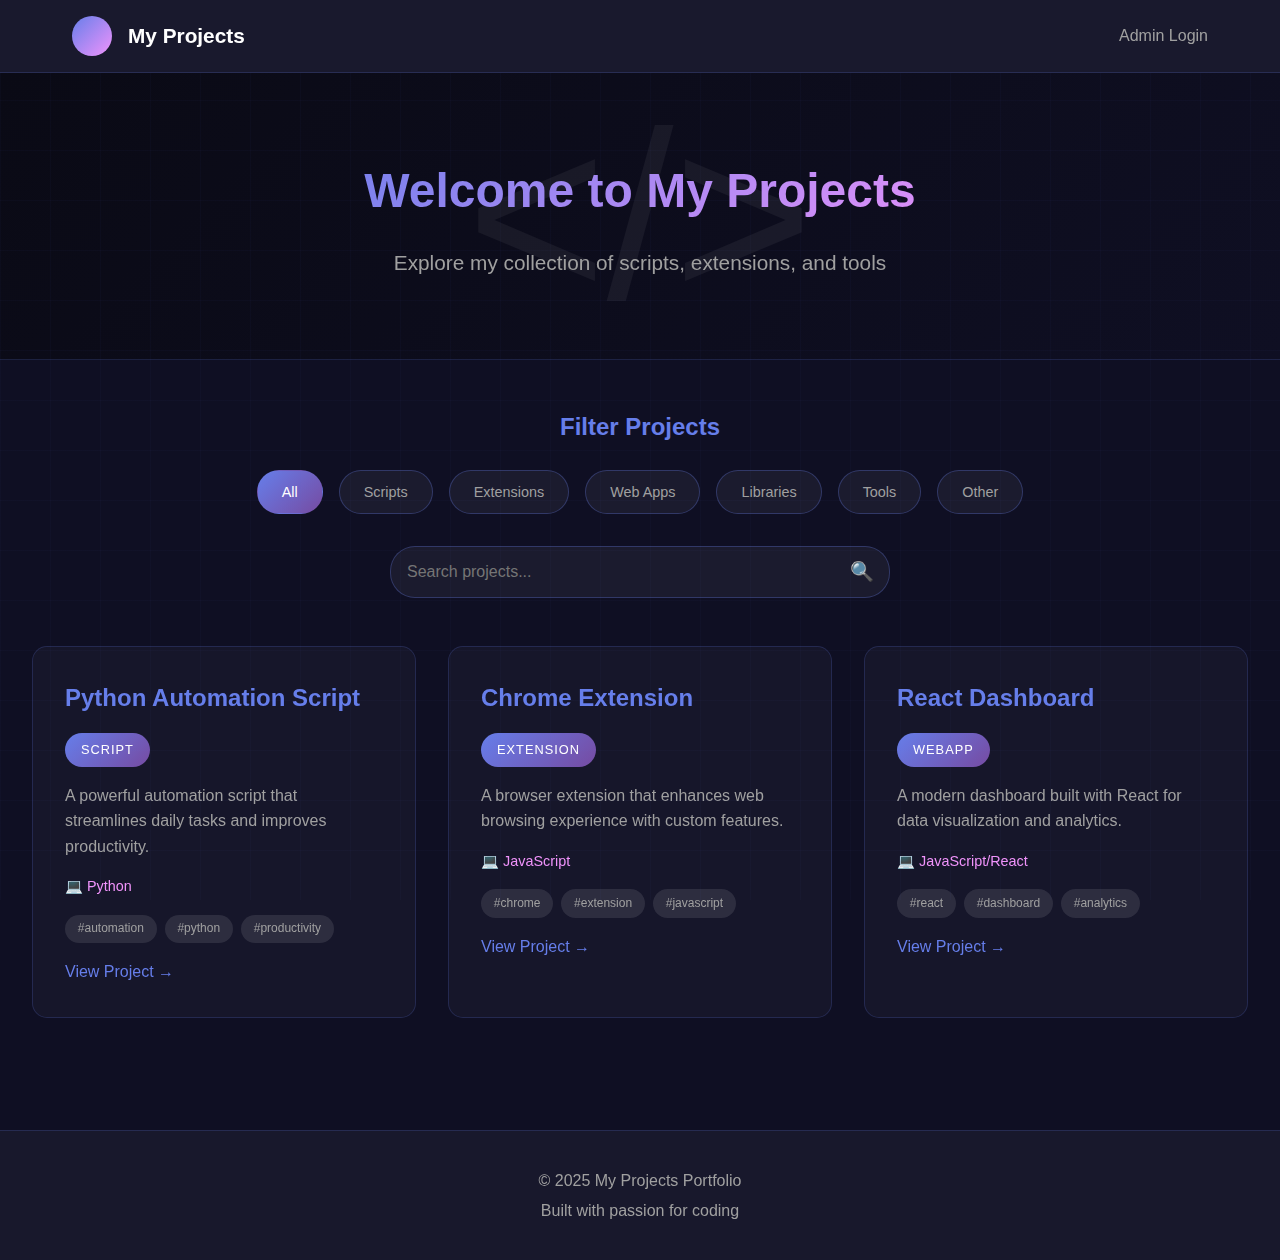
<file: index.html>
<!DOCTYPE html>
<html lang="en">
<head>
    <meta charset="UTF-8">
    <meta name="viewport" content="width=device-width, initial-scale=1.0">
    <title>My Projects - Portfolio</title>
    <link rel="stylesheet" href="style.css">
</head>
<body class="projects-page">
    <nav class="navbar">
        <div class="nav-container">
            <div class="nav-brand">
                <div class="logo-small"></div>
                <span>My Projects</span>
            </div>
            <div class="nav-menu">
                <a href="login.html" class="nav-link admin-link">Admin Login</a>
            </div>
        </div>
    </nav>
    
    <div class="hero-section">
        <div class="hero-content">
            <h1 class="hero-title">Welcome to My Projects</h1>
            <p class="hero-subtitle">Explore my collection of scripts, extensions, and tools</p>
        </div>
        <div class="hero-animation">
            <div class="code-symbol">&lt;/&gt;</div>
        </div>
    </div>
    
    <div class="projects-container">
        <div class="filter-section">
            <h2>Filter Projects</h2>
            <div class="filter-buttons">
                <button class="filter-btn active" data-filter="all">All</button>
                <button class="filter-btn" data-filter="script">Scripts</button>
                <button class="filter-btn" data-filter="extension">Extensions</button>
                <button class="filter-btn" data-filter="webapp">Web Apps</button>
                <button class="filter-btn" data-filter="library">Libraries</button>
                <button class="filter-btn" data-filter="tool">Tools</button>
                <button class="filter-btn" data-filter="other">Other</button>
            </div>
            
            <div class="search-box">
                <input type="text" id="searchInput" placeholder="Search projects...">
                <div class="search-icon">🔍</div>
            </div>
        </div>
        
        <div id="projectsGrid" class="projects-grid">
            <!-- Projects will be dynamically loaded here -->
        </div>
        
        <div id="noProjects" class="no-projects" style="display: none;">
            <div class="empty-state">
                <div class="empty-icon">📁</div>
                <h3>No projects found</h3>
                <p>Try adjusting your filters or search terms</p>
            </div>
        </div>
    </div>
    
    <footer class="footer">
        <div class="footer-content">
            <p>&copy; 2025 My Projects Portfolio</p>
            <p>Built with passion for coding</p>
        </div>
    </footer>
    
    <div class="background-grid"></div>
    
    <script src="projects.js"></script>
</body>
</html>
</file>
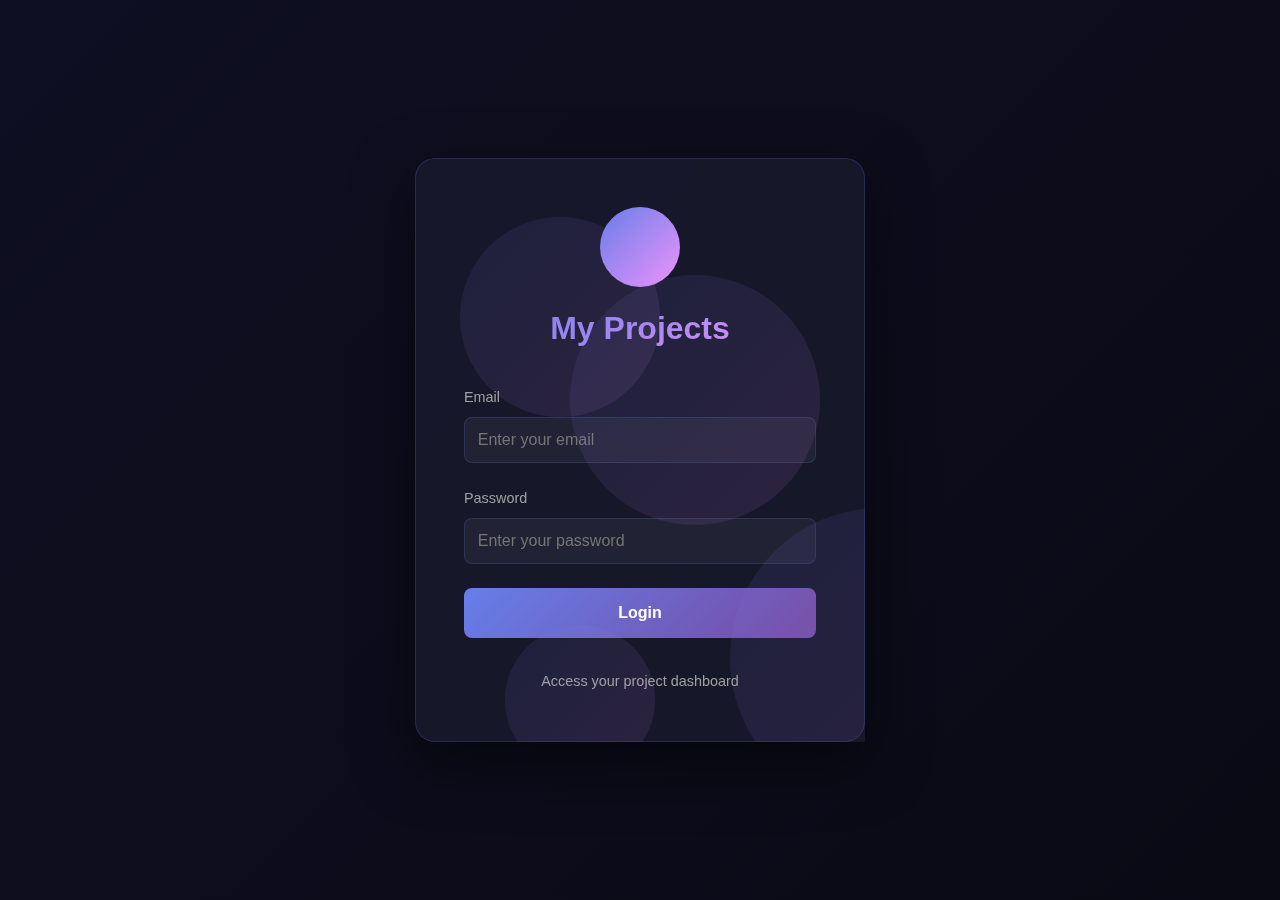
<file: dashboard.html>
<!DOCTYPE html>
<html lang="en">
<head>
    <meta charset="UTF-8">
    <meta name="viewport" content="width=device-width, initial-scale=1.0">
    <title>Admin Dashboard - My Projects</title>
    <link rel="stylesheet" href="style.css">
</head>
<body class="dashboard-page">
    <nav class="navbar">
        <div class="nav-container">
            <div class="nav-brand">
                <div class="logo-small"></div>
                <span>My Projects Dashboard</span>
            </div>
            <div class="nav-menu">
                <a href="projects.html" class="nav-link">View Projects</a>
                <button id="logoutBtn" class="btn-logout">Logout</button>
            </div>
        </div>
    </nav>
    
    <div class="dashboard-container">
        <div class="dashboard-header">
            <h1 class="fade-in">Add New Project</h1>
            <p class="fade-in-delay">Manage your scripts, extensions, and other projects</p>
        </div>
        
        <div class="dashboard-content">
            <div class="project-form-container">
                <form id="projectForm" class="project-form">
                    <div class="form-row">
                        <div class="form-group">
                            <label for="projectName">Project Name</label>
                            <input type="text" id="projectName" name="projectName" required placeholder="Enter project name">
                            <div class="input-underline"></div>
                        </div>
                        
                        <div class="form-group">
                            <label for="projectType">Project Type</label>
                            <select id="projectType" name="projectType" required>
                                <option value="">Select type</option>
                                <option value="script">Script</option>
                                <option value="extension">Extension</option>
                                <option value="webapp">Web App</option>
                                <option value="library">Library</option>
                                <option value="tool">Tool</option>
                                <option value="other">Other</option>
                            </select>
                            <div class="input-underline"></div>
                        </div>
                    </div>
                    
                    <div class="form-group">
                        <label for="projectDescription">Description</label>
                        <textarea id="projectDescription" name="projectDescription" rows="4" required placeholder="Describe your project"></textarea>
                        <div class="input-underline"></div>
                    </div>
                    
                    <div class="form-row">
                        <div class="form-group">
                            <label for="projectLanguage">Primary Language</label>
                            <input type="text" id="projectLanguage" name="projectLanguage" placeholder="e.g., Python, JavaScript">
                            <div class="input-underline"></div>
                        </div>
                        
                        <div class="form-group">
                            <label for="projectUrl">URL/Repository</label>
                            <input type="url" id="projectUrl" name="projectUrl" placeholder="https://github.com/...">
                            <div class="input-underline"></div>
                        </div>
                    </div>
                    
                    <div class="form-group">
                        <label for="projectTags">Tags (comma-separated)</label>
                        <input type="text" id="projectTags" name="projectTags" placeholder="automation, productivity, tools">
                        <div class="input-underline"></div>
                    </div>
                    
                    <div id="formMessage" class="form-message"></div>
                    
                    <div class="form-actions">
                        <button type="submit" class="btn-primary">
                            <span>Add Project</span>
                            <div class="btn-animation"></div>
                        </button>
                        <button type="reset" class="btn-secondary">Clear Form</button>
                    </div>
                </form>
            </div>
            
            <div class="projects-list-container">
                <h2>Current Projects</h2>
                <div id="projectsList" class="projects-list"></div>
            </div>
        </div>
    </div>
    
    <div class="background-particles">
        <div class="particle"></div>
        <div class="particle"></div>
        <div class="particle"></div>
        <div class="particle"></div>
        <div class="particle"></div>
    </div>
    
    <script src="auth.js"></script>
    <script src="dashboard.js"></script>
</body>
</html>
</file>
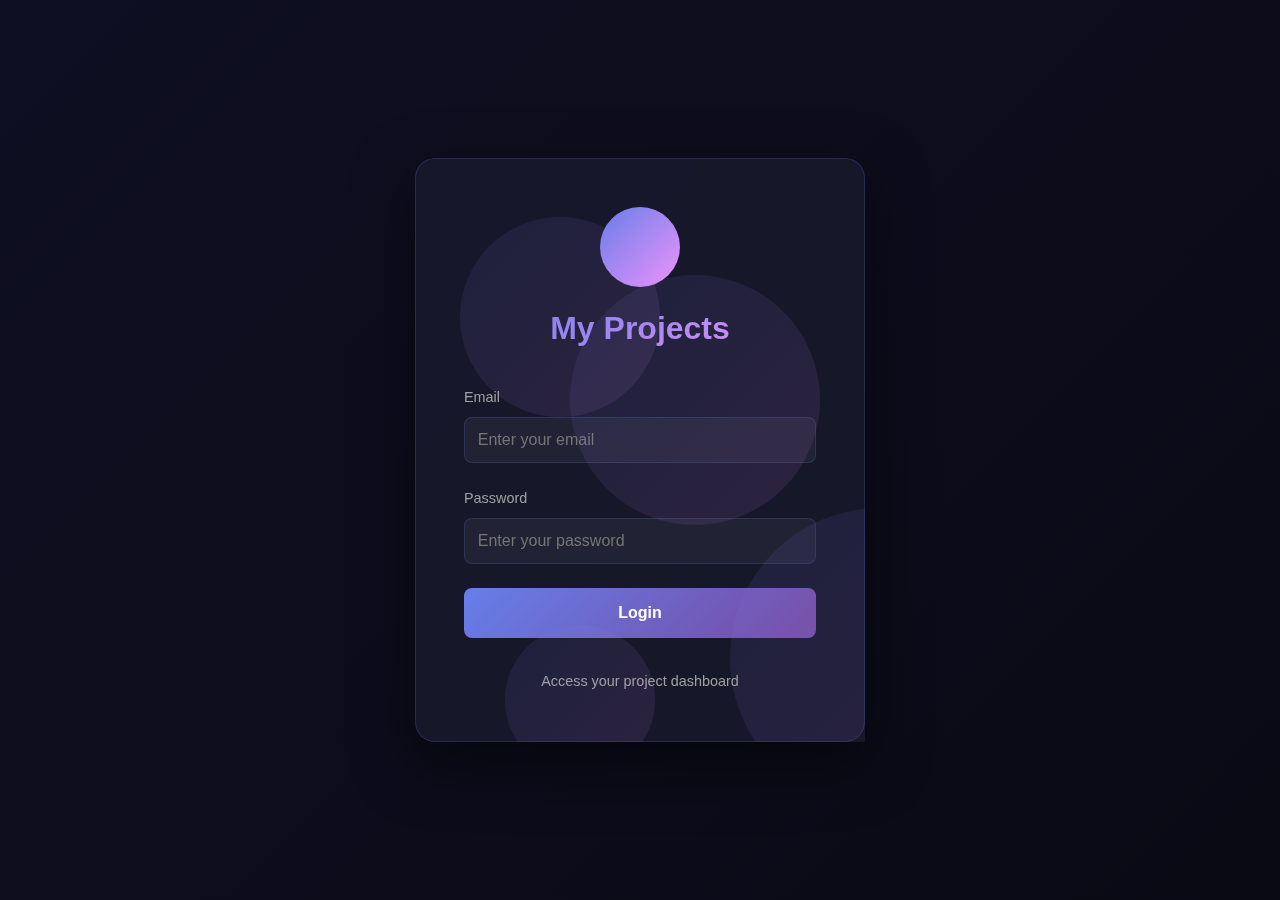
<file: login.html>
<!DOCTYPE html>
<html lang="en">
<head>
    <meta charset="UTF-8">
    <meta name="viewport" content="width=device-width, initial-scale=1.0">
    <title>Login - My Projects</title>
    <link rel="stylesheet" href="style.css">
</head>
<body class="login-page">
    <div class="login-container">
        <div class="login-box">
            <div class="logo-container">
                <div class="logo-circle"></div>
                <h1>My Projects</h1>
            </div>
            
            <form id="loginForm" class="login-form">
                <div class="form-group">
                    <label for="email">Email</label>
                    <input type="email" id="email" name="email" required placeholder="Enter your email">
                    <div class="input-underline"></div>
                </div>
                
                <div class="form-group">
                    <label for="password">Password</label>
                    <input type="password" id="password" name="password" required placeholder="Enter your password">
                    <div class="input-underline"></div>
                </div>
                
                <div id="errorMessage" class="error-message"></div>
                
                <button type="submit" class="btn-login">
                    <span>Login</span>
                    <div class="btn-animation"></div>
                </button>
            </form>
            
            <div class="login-footer">
                <p>Access your project dashboard</p>
            </div>
        </div>
        
        <div class="background-animation">
            <div class="floating-shape shape-1"></div>
            <div class="floating-shape shape-2"></div>
            <div class="floating-shape shape-3"></div>
            <div class="floating-shape shape-4"></div>
        </div>
    </div>
    
    <script src="auth.js"></script>
</body>
</html>
</file>
<file: style.css>
/* ===== CSS RESET & BASE STYLES ===== */
* {
    margin: 0;
    padding: 0;
    box-sizing: border-box;
}

:root {
    --primary-color: #667eea;
    --secondary-color: #764ba2;
    --accent-color: #f093fb;
    --dark-bg: #0f0f23;
    --darker-bg: #0a0a15;
    --card-bg: #1a1a2e;
    --text-primary: #ffffff;
    --text-secondary: #a0a0a0;
    --success-color: #00d4aa;
    --error-color: #ff6b6b;
    --transition-speed: 0.3s;
}

body {
    font-family: 'Segoe UI', Tahoma, Geneva, Verdana, sans-serif;
    line-height: 1.6;
    color: var(--text-primary);
    background: var(--dark-bg);
    overflow-x: hidden;
}

/* ===== ANIMATIONS ===== */
@keyframes fadeIn {
    from {
        opacity: 0;
        transform: translateY(20px);
    }
    to {
        opacity: 1;
        transform: translateY(0);
    }
}

@keyframes slideInLeft {
    from {
        opacity: 0;
        transform: translateX(-50px);
    }
    to {
        opacity: 1;
        transform: translateX(0);
    }
}

@keyframes slideInRight {
    from {
        opacity: 0;
        transform: translateX(50px);
    }
    to {
        opacity: 1;
        transform: translateX(0);
    }
}

@keyframes pulse {
    0%, 100% {
        transform: scale(1);
    }
    50% {
        transform: scale(1.05);
    }
}

@keyframes glow {
    0%, 100% {
        box-shadow: 0 0 20px rgba(102, 126, 234, 0.5);
    }
    50% {
        box-shadow: 0 0 40px rgba(102, 126, 234, 0.8);
    }
}

@keyframes float {
    0%, 100% {
        transform: translateY(0px);
    }
    50% {
        transform: translateY(-20px);
    }
}

@keyframes rotate {
    from {
        transform: rotate(0deg);
    }
    to {
        transform: rotate(360deg);
    }
}

@keyframes shimmer {
    0% {
        background-position: -1000px 0;
    }
    100% {
        background-position: 1000px 0;
    }
}

@keyframes gradient {
    0% {
        background-position: 0% 50%;
    }
    50% {
        background-position: 100% 50%;
    }
    100% {
        background-position: 0% 50%;
    }
}

.fade-in {
    animation: fadeIn 0.8s ease-out;
}

.fade-in-delay {
    animation: fadeIn 0.8s ease-out 0.3s both;
}

/* ===== NAVIGATION BAR ===== */
.navbar {
    background: rgba(26, 26, 46, 0.95);
    backdrop-filter: blur(10px);
    padding: 1rem 0;
    position: sticky;
    top: 0;
    z-index: 1000;
    border-bottom: 1px solid rgba(102, 126, 234, 0.2);
    animation: slideInDown 0.5s ease-out;
}

@keyframes slideInDown {
    from {
        transform: translateY(-100%);
    }
    to {
        transform: translateY(0);
    }
}

.nav-container {
    max-width: 1200px;
    margin: 0 auto;
    padding: 0 2rem;
    display: flex;
    justify-content: space-between;
    align-items: center;
}

.nav-brand {
    display: flex;
    align-items: center;
    gap: 1rem;
    font-size: 1.3rem;
    font-weight: bold;
    color: var(--text-primary);
}

.logo-small {
    width: 40px;
    height: 40px;
    background: linear-gradient(135deg, var(--primary-color), var(--accent-color));
    border-radius: 50%;
    animation: pulse 2s infinite;
}

.nav-menu {
    display: flex;
    gap: 2rem;
    align-items: center;
}

.nav-link {
    color: var(--text-secondary);
    text-decoration: none;
    transition: color var(--transition-speed);
    position: relative;
}

.nav-link::after {
    content: '';
    position: absolute;
    bottom: -5px;
    left: 0;
    width: 0;
    height: 2px;
    background: var(--primary-color);
    transition: width var(--transition-speed);
}

.nav-link:hover {
    color: var(--text-primary);
}

.nav-link:hover::after {
    width: 100%;
}

.btn-logout {
    padding: 0.5rem 1.5rem;
    background: linear-gradient(135deg, var(--primary-color), var(--secondary-color));
    color: white;
    border: none;
    border-radius: 25px;
    cursor: pointer;
    transition: transform var(--transition-speed);
}

.btn-logout:hover {
    transform: translateY(-2px);
    box-shadow: 0 5px 15px rgba(102, 126, 234, 0.4);
}

/* ===== LOGIN PAGE ===== */
.login-page {
    height: 100vh;
    display: flex;
    align-items: center;
    justify-content: center;
    background: linear-gradient(135deg, var(--dark-bg) 0%, var(--darker-bg) 100%);
    position: relative;
    overflow: hidden;
}

.login-container {
    position: relative;
    z-index: 1;
}

.login-box {
    background: rgba(26, 26, 46, 0.8);
    backdrop-filter: blur(10px);
    padding: 3rem;
    border-radius: 20px;
    width: 450px;
    box-shadow: 0 20px 60px rgba(0, 0, 0, 0.5);
    border: 1px solid rgba(102, 126, 234, 0.2);
    animation: fadeIn 0.8s ease-out;
}

.logo-container {
    text-align: center;
    margin-bottom: 2rem;
}

.logo-circle {
    width: 80px;
    height: 80px;
    background: linear-gradient(135deg, var(--primary-color), var(--accent-color));
    border-radius: 50%;
    margin: 0 auto 1rem;
    animation: glow 2s infinite;
}

.logo-container h1 {
    font-size: 2rem;
    background: linear-gradient(135deg, var(--primary-color), var(--accent-color));
    -webkit-background-clip: text;
    -webkit-text-fill-color: transparent;
    background-clip: text;
}

.login-form {
    display: flex;
    flex-direction: column;
    gap: 1.5rem;
}

.form-group {
    position: relative;
}

.form-group label {
    display: block;
    margin-bottom: 0.5rem;
    color: var(--text-secondary);
    font-size: 0.9rem;
}

.form-group input,
.form-group textarea,
.form-group select {
    width: 100%;
    padding: 0.8rem;
    background: rgba(255, 255, 255, 0.05);
    border: 1px solid rgba(102, 126, 234, 0.2);
    border-radius: 8px;
    color: var(--text-primary);
    font-size: 1rem;
    transition: all var(--transition-speed);
}

.form-group input:focus,
.form-group textarea:focus,
.form-group select:focus {
    outline: none;
    border-color: var(--primary-color);
    background: rgba(255, 255, 255, 0.08);
}

.input-underline {
    height: 2px;
    width: 0;
    background: linear-gradient(90deg, var(--primary-color), var(--accent-color));
    position: absolute;
    bottom: 0;
    left: 0;
    transition: width var(--transition-speed);
}

.form-group input:focus ~ .input-underline,
.form-group textarea:focus ~ .input-underline,
.form-group select:focus ~ .input-underline {
    width: 100%;
}

.btn-login,
.btn-primary {
    padding: 1rem;
    background: linear-gradient(135deg, var(--primary-color), var(--secondary-color));
    color: white;
    border: none;
    border-radius: 8px;
    font-size: 1rem;
    font-weight: 600;
    cursor: pointer;
    position: relative;
    overflow: hidden;
    transition: transform var(--transition-speed);
}

.btn-login:hover,
.btn-primary:hover {
    transform: translateY(-2px);
    box-shadow: 0 10px 25px rgba(102, 126, 234, 0.4);
}

.btn-animation {
    position: absolute;
    top: 0;
    left: -100%;
    width: 100%;
    height: 100%;
    background: linear-gradient(90deg, transparent, rgba(255, 255, 255, 0.2), transparent);
    transition: left 0.5s;
}

.btn-login:hover .btn-animation,
.btn-primary:hover .btn-animation {
    left: 100%;
}

.error-message,
.form-message {
    padding: 0.8rem;
    border-radius: 8px;
    font-size: 0.9rem;
    text-align: center;
    display: none;
}

.error-message.show,
.form-message.show {
    display: block;
    animation: fadeIn 0.3s ease-out;
}

.error-message.error,
.form-message.error {
    background: rgba(255, 107, 107, 0.2);
    border: 1px solid var(--error-color);
    color: var(--error-color);
}

.form-message.success {
    background: rgba(0, 212, 170, 0.2);
    border: 1px solid var(--success-color);
    color: var(--success-color);
}

.login-footer {
    text-align: center;
    margin-top: 2rem;
    color: var(--text-secondary);
    font-size: 0.9rem;
}

/* Background animations for login */
.background-animation {
    position: absolute;
    top: 0;
    left: 0;
    width: 100%;
    height: 100%;
    overflow: hidden;
    z-index: 0;
}

.floating-shape {
    position: absolute;
    border-radius: 50%;
    background: linear-gradient(135deg, var(--primary-color), var(--accent-color));
    opacity: 0.1;
    animation: float 6s ease-in-out infinite;
}

.shape-1 {
    width: 200px;
    height: 200px;
    top: 10%;
    left: 10%;
    animation-delay: 0s;
}

.shape-2 {
    width: 300px;
    height: 300px;
    top: 60%;
    left: 70%;
    animation-delay: 1s;
}

.shape-3 {
    width: 150px;
    height: 150px;
    top: 80%;
    left: 20%;
    animation-delay: 2s;
}

.shape-4 {
    width: 250px;
    height: 250px;
    top: 20%;
    right: 10%;
    animation-delay: 3s;
}

/* ===== DASHBOARD PAGE ===== */
.dashboard-page {
    background: var(--dark-bg);
    min-height: 100vh;
    position: relative;
}

.dashboard-container {
    max-width: 1400px;
    margin: 0 auto;
    padding: 2rem;
}

.dashboard-header {
    text-align: center;
    margin-bottom: 3rem;
    padding-top: 2rem;
}

.dashboard-header h1 {
    font-size: 2.5rem;
    background: linear-gradient(135deg, var(--primary-color), var(--accent-color));
    -webkit-background-clip: text;
    -webkit-text-fill-color: transparent;
    background-clip: text;
    margin-bottom: 0.5rem;
}

.dashboard-header p {
    color: var(--text-secondary);
    font-size: 1.1rem;
}

.dashboard-content {
    display: grid;
    grid-template-columns: 1fr 1fr;
    gap: 2rem;
}

.project-form-container,
.projects-list-container {
    background: rgba(26, 26, 46, 0.6);
    backdrop-filter: blur(10px);
    padding: 2rem;
    border-radius: 15px;
    border: 1px solid rgba(102, 126, 234, 0.2);
    animation: slideInLeft 0.6s ease-out;
}

.projects-list-container {
    animation: slideInRight 0.6s ease-out;
}

.project-form {
    display: flex;
    flex-direction: column;
    gap: 1.5rem;
}

.form-row {
    display: grid;
    grid-template-columns: 1fr 1fr;
    gap: 1rem;
}

.form-group textarea {
    resize: vertical;
    min-height: 100px;
}

.form-actions {
    display: flex;
    gap: 1rem;
    margin-top: 1rem;
}

.btn-primary,
.btn-secondary {
    flex: 1;
    padding: 1rem;
    border: none;
    border-radius: 8px;
    font-size: 1rem;
    font-weight: 600;
    cursor: pointer;
    transition: all var(--transition-speed);
    position: relative;
    overflow: hidden;
}

.btn-secondary {
    background: rgba(255, 255, 255, 0.1);
    color: var(--text-primary);
    border: 1px solid rgba(102, 126, 234, 0.3);
}

.btn-secondary:hover {
    background: rgba(255, 255, 255, 0.15);
    transform: translateY(-2px);
}

.projects-list {
    display: flex;
    flex-direction: column;
    gap: 1rem;
    max-height: 600px;
    overflow-y: auto;
}

.project-item {
    background: rgba(255, 255, 255, 0.05);
    padding: 1rem;
    border-radius: 10px;
    border: 1px solid rgba(102, 126, 234, 0.2);
    transition: all var(--transition-speed);
    animation: fadeIn 0.4s ease-out;
}

.project-item:hover {
    transform: translateX(5px);
    border-color: var(--primary-color);
    background: rgba(255, 255, 255, 0.08);
}

.project-item h3 {
    color: var(--primary-color);
    margin-bottom: 0.5rem;
}

.project-item .project-type {
    display: inline-block;
    padding: 0.3rem 0.8rem;
    background: linear-gradient(135deg, var(--primary-color), var(--secondary-color));
    border-radius: 15px;
    font-size: 0.8rem;
    margin-bottom: 0.5rem;
}

.project-item .project-description {
    color: var(--text-secondary);
    font-size: 0.9rem;
    margin-bottom: 0.5rem;
}

.project-item .delete-btn {
    background: rgba(255, 107, 107, 0.2);
    border: 1px solid var(--error-color);
    color: var(--error-color);
    padding: 0.4rem 1rem;
    border-radius: 5px;
    cursor: pointer;
    font-size: 0.8rem;
    transition: all var(--transition-speed);
}

.project-item .delete-btn:hover {
    background: var(--error-color);
    color: white;
}

/* Background particles */
.background-particles {
    position: fixed;
    top: 0;
    left: 0;
    width: 100%;
    height: 100%;
    pointer-events: none;
    z-index: 0;
}

.particle {
    position: absolute;
    width: 4px;
    height: 4px;
    background: var(--primary-color);
    border-radius: 50%;
    opacity: 0.3;
    animation: float 8s ease-in-out infinite;
}

.particle:nth-child(1) { top: 20%; left: 20%; animation-delay: 0s; }
.particle:nth-child(2) { top: 40%; left: 60%; animation-delay: 1s; }
.particle:nth-child(3) { top: 60%; left: 30%; animation-delay: 2s; }
.particle:nth-child(4) { top: 80%; left: 70%; animation-delay: 3s; }
.particle:nth-child(5) { top: 30%; left: 80%; animation-delay: 4s; }

/* ===== PROJECTS PAGE ===== */
.projects-page {
    background: var(--dark-bg);
    min-height: 100vh;
}

.hero-section {
    background: linear-gradient(135deg, var(--darker-bg) 0%, var(--dark-bg) 100%);
    padding: 5rem 2rem;
    text-align: center;
    position: relative;
    overflow: hidden;
    border-bottom: 1px solid rgba(102, 126, 234, 0.2);
}

.hero-content {
    max-width: 800px;
    margin: 0 auto;
    position: relative;
    z-index: 1;
}

.hero-title {
    font-size: 3rem;
    background: linear-gradient(135deg, var(--primary-color), var(--accent-color));
    -webkit-background-clip: text;
    -webkit-text-fill-color: transparent;
    background-clip: text;
    margin-bottom: 1rem;
    animation: fadeIn 0.8s ease-out;
}

.hero-subtitle {
    font-size: 1.3rem;
    color: var(--text-secondary);
    animation: fadeIn 0.8s ease-out 0.2s both;
}

.hero-animation {
    position: absolute;
    top: 50%;
    left: 50%;
    transform: translate(-50%, -50%);
    font-size: 15rem;
    opacity: 0.05;
    z-index: 0;
}

.code-symbol {
    animation: rotate 20s linear infinite;
}

.projects-container {
    max-width: 1400px;
    margin: 0 auto;
    padding: 3rem 2rem;
}

.filter-section {
    margin-bottom: 3rem;
    animation: fadeIn 0.8s ease-out;
}

.filter-section h2 {
    text-align: center;
    margin-bottom: 1.5rem;
    color: var(--primary-color);
}

.filter-buttons {
    display: flex;
    justify-content: center;
    flex-wrap: wrap;
    gap: 1rem;
    margin-bottom: 2rem;
}

.filter-btn {
    padding: 0.8rem 1.5rem;
    background: rgba(255, 255, 255, 0.05);
    border: 1px solid rgba(102, 126, 234, 0.3);
    color: var(--text-secondary);
    border-radius: 25px;
    cursor: pointer;
    transition: all var(--transition-speed);
    font-size: 0.9rem;
    font-weight: 500;
}

.filter-btn:hover {
    background: rgba(255, 255, 255, 0.1);
    transform: translateY(-2px);
}

.filter-btn.active {
    background: linear-gradient(135deg, var(--primary-color), var(--secondary-color));
    color: white;
    border-color: transparent;
}

.search-box {
    max-width: 500px;
    margin: 0 auto;
    position: relative;
}

.search-box input {
    width: 100%;
    padding: 1rem 3rem 1rem 1rem;
    background: rgba(255, 255, 255, 0.05);
    border: 1px solid rgba(102, 126, 234, 0.3);
    border-radius: 25px;
    color: var(--text-primary);
    font-size: 1rem;
    transition: all var(--transition-speed);
}

.search-box input:focus {
    outline: none;
    border-color: var(--primary-color);
    background: rgba(255, 255, 255, 0.08);
}

.search-icon {
    position: absolute;
    right: 1rem;
    top: 50%;
    transform: translateY(-50%);
    font-size: 1.2rem;
}

.projects-grid {
    display: grid;
    grid-template-columns: repeat(auto-fill, minmax(350px, 1fr));
    gap: 2rem;
    animation: fadeIn 0.8s ease-out;
}

.project-card {
    background: rgba(26, 26, 46, 0.6);
    backdrop-filter: blur(10px);
    border: 1px solid rgba(102, 126, 234, 0.2);
    border-radius: 15px;
    padding: 2rem;
    transition: all var(--transition-speed);
    animation: fadeIn 0.5s ease-out;
    cursor: pointer;
    position: relative;
    overflow: hidden;
}

.project-card::before {
    content: '';
    position: absolute;
    top: 0;
    left: -100%;
    width: 100%;
    height: 100%;
    background: linear-gradient(90deg, transparent, rgba(102, 126, 234, 0.1), transparent);
    transition: left 0.5s;
}

.project-card:hover::before {
    left: 100%;
}

.project-card:hover {
    transform: translateY(-10px);
    border-color: var(--primary-color);
    box-shadow: 0 15px 40px rgba(102, 126, 234, 0.3);
}

.project-card h3 {
    color: var(--primary-color);
    margin-bottom: 1rem;
    font-size: 1.5rem;
}

.project-card .type-badge {
    display: inline-block;
    padding: 0.4rem 1rem;
    background: linear-gradient(135deg, var(--primary-color), var(--secondary-color));
    border-radius: 20px;
    font-size: 0.8rem;
    margin-bottom: 1rem;
    text-transform: uppercase;
    letter-spacing: 1px;
}

.project-card .description {
    color: var(--text-secondary);
    margin-bottom: 1rem;
    line-height: 1.6;
}

.project-card .language {
    color: var(--accent-color);
    font-size: 0.9rem;
    margin-bottom: 0.5rem;
}

.project-card .tags {
    display: flex;
    flex-wrap: wrap;
    gap: 0.5rem;
    margin-top: 1rem;
}

.project-card .tag {
    padding: 0.3rem 0.8rem;
    background: rgba(255, 255, 255, 0.1);
    border-radius: 15px;
    font-size: 0.75rem;
    color: var(--text-secondary);
}

.project-card .project-url {
    display: inline-block;
    margin-top: 1rem;
    color: var(--primary-color);
    text-decoration: none;
    transition: color var(--transition-speed);
}

.project-card .project-url:hover {
    color: var(--accent-color);
}

.no-projects {
    text-align: center;
    padding: 4rem 2rem;
}

.empty-state {
    animation: fadeIn 0.8s ease-out;
}

.empty-icon {
    font-size: 5rem;
    margin-bottom: 1rem;
    animation: float 3s ease-in-out infinite;
}

.empty-state h3 {
    color: var(--primary-color);
    margin-bottom: 0.5rem;
    font-size: 1.5rem;
}

.empty-state p {
    color: var(--text-secondary);
}

/* Background grid */
.background-grid {
    position: fixed;
    top: 0;
    left: 0;
    width: 100%;
    height: 100%;
    background-image: 
        linear-gradient(rgba(102, 126, 234, 0.03) 1px, transparent 1px),
        linear-gradient(90deg, rgba(102, 126, 234, 0.03) 1px, transparent 1px);
    background-size: 50px 50px;
    pointer-events: none;
    z-index: 0;
}

.footer {
    background: rgba(26, 26, 46, 0.8);
    backdrop-filter: blur(10px);
    padding: 2rem;
    text-align: center;
    border-top: 1px solid rgba(102, 126, 234, 0.2);
    margin-top: 4rem;
}

.footer-content p {
    color: var(--text-secondary);
    margin: 0.3rem 0;
}

/* ===== SCROLLBAR STYLING ===== */
::-webkit-scrollbar {
    width: 10px;
}

::-webkit-scrollbar-track {
    background: var(--darker-bg);
}

::-webkit-scrollbar-thumb {
    background: linear-gradient(135deg, var(--primary-color), var(--secondary-color));
    border-radius: 5px;
}

::-webkit-scrollbar-thumb:hover {
    background: var(--primary-color);
}

/* ===== RESPONSIVE DESIGN ===== */
@media (max-width: 1024px) {
    .dashboard-content {
        grid-template-columns: 1fr;
    }
    
    .projects-grid {
        grid-template-columns: repeat(auto-fill, minmax(300px, 1fr));
    }
}

@media (max-width: 768px) {
    .login-box {
        width: 90%;
        padding: 2rem;
    }
    
    .hero-title {
        font-size: 2rem;
    }
    
    .hero-subtitle {
        font-size: 1rem;
    }
    
    .filter-buttons {
        gap: 0.5rem;
    }
    
    .filter-btn {
        padding: 0.6rem 1rem;
        font-size: 0.8rem;
    }
    
    .projects-grid {
        grid-template-columns: 1fr;
    }
    
    .form-row {
        grid-template-columns: 1fr;
    }
    
    .nav-container {
        flex-direction: column;
        gap: 1rem;
    }
}
</file>
